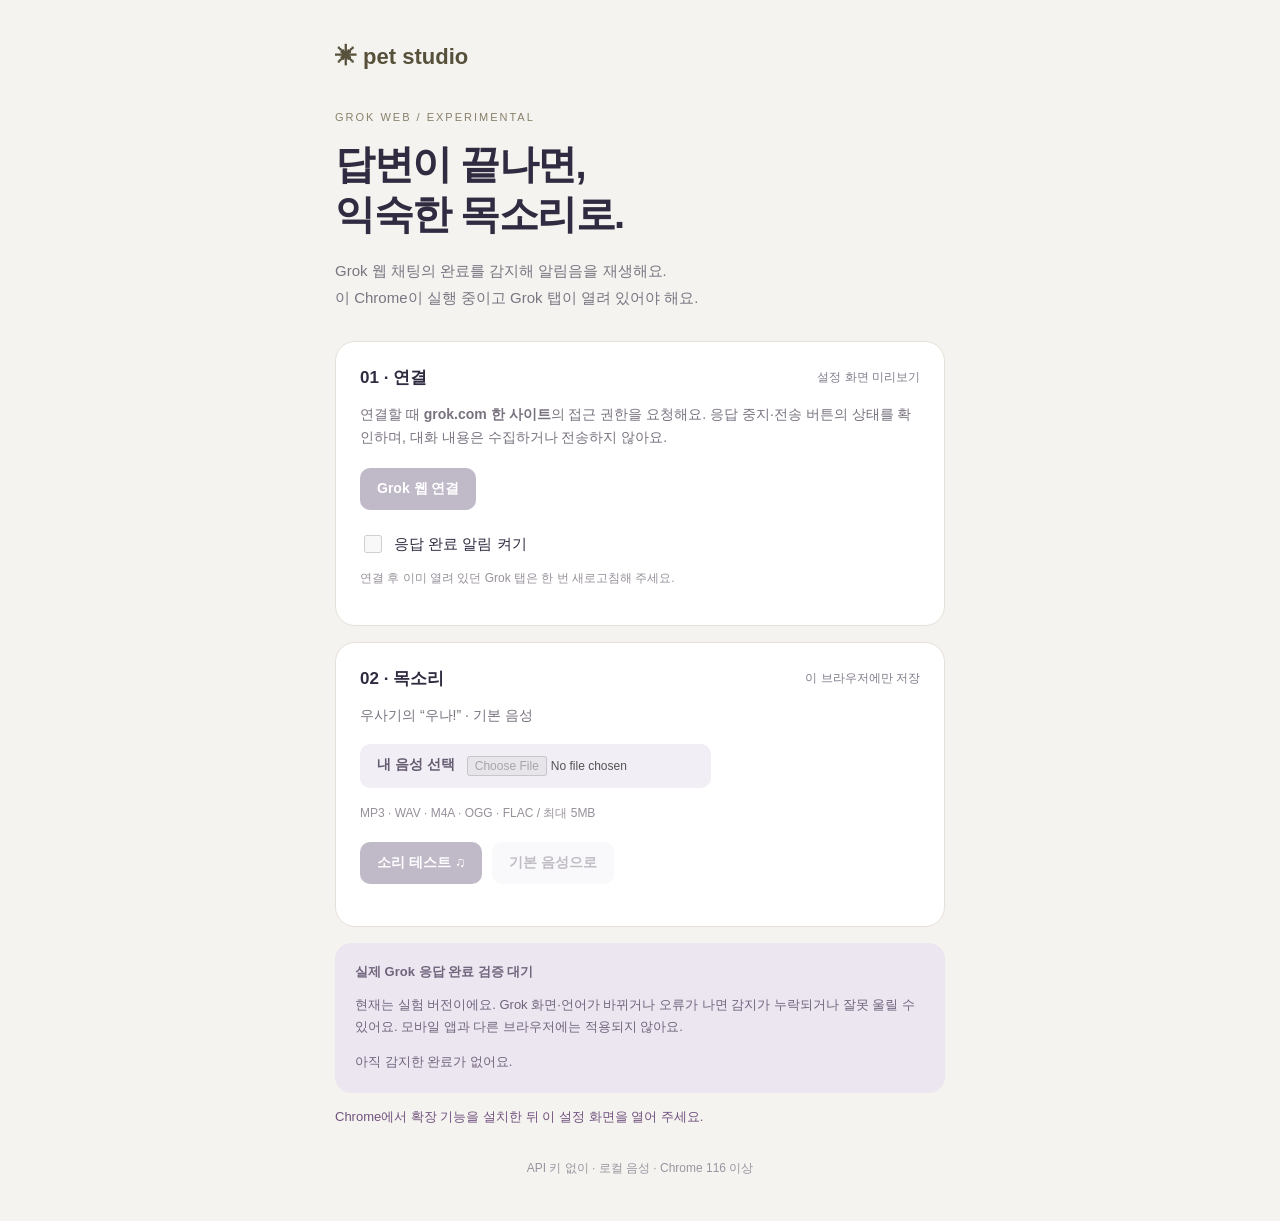
<file: integrations/grok-web/options.html>
<!doctype html>
<html lang="ko"><head><meta charset="utf-8"><meta name="viewport" content="width=device-width,initial-scale=1"><title>Pet Studio · Grok 알림 설정</title><link rel="stylesheet" href="options.css"><script src="options.js" defer></script></head>
<body><main>
<a class="brand" href="https://github.com/jin064/chatgpt-pets" target="_blank" rel="noreferrer">✳ pet studio</a>
<p class="eyebrow">GROK WEB / EXPERIMENTAL</p><h1>답변이 끝나면,<br>익숙한 목소리로.</h1>
<p class="intro">Grok 웹 채팅의 완료를 감지해 알림음을 재생해요.<br>이 Chrome이 실행 중이고 Grok 탭이 열려 있어야 해요.</p>
<section><div class="heading"><h2>01 · 연결</h2><span id="connection">연결 확인 중</span></div>
<p>연결할 때 <strong>grok.com 한 사이트</strong>의 접근 권한을 요청해요. 응답 중지·전송 버튼의 상태를 확인하며, 대화 내용은 수집하거나 전송하지 않아요.</p>
<div class="row"><button id="connect">Grok 웹 연결</button><button class="quiet" id="disconnect" hidden>연결 해제</button></div>
<label class="toggle"><input id="enabled" type="checkbox" disabled> 응답 완료 알림 켜기</label>
<p class="small">연결 후 이미 열려 있던 Grok 탭은 한 번 새로고침해 주세요.</p></section>
<section><div class="heading"><h2>02 · 목소리</h2><span>이 브라우저에만 저장</span></div>
<p id="sound-name">우사기의 “우나!” · 기본 음성</p>
<label class="file">내 음성 선택<input id="sound-file" type="file" accept="audio/mpeg,audio/wav,audio/mp4,audio/ogg,audio/flac,.mp3,.wav,.m4a,.ogg,.flac"></label>
<p class="small">MP3 · WAV · M4A · OGG · FLAC / 최대 5MB</p>
<div class="row"><button id="test">소리 테스트 ♫</button><button class="quiet" id="reset-sound">기본 음성으로</button></div></section>
<div class="notice"><strong>실제 Grok 응답 완료 검증 대기</strong><p>현재는 실험 버전이에요. Grok 화면·언어가 바뀌거나 오류가 나면 감지가 누락되거나 잘못 울릴 수 있어요. 모바일 앱과 다른 브라우저에는 적용되지 않아요.</p><p id="last-event">아직 감지한 완료가 없어요.</p></div>
<p id="status" role="status" aria-live="polite"></p><footer>API 키 없이 · 로컬 음성 · Chrome 116 이상</footer>
</main></body></html>
</file>
<file: integrations/grok-web/options.css>
:root{font-family:-apple-system,BlinkMacSystemFont,"Apple SD Gothic Neo",sans-serif;color:#302b40;background:#f5f3ef;font-size:15px}*{box-sizing:border-box}body{margin:0}main{max-width:660px;margin:44px auto;padding:0 25px}.brand{font-weight:800;font-size:22px;color:#57513b;text-decoration:none}.eyebrow{font-size:11px;letter-spacing:2px;color:#88806b;margin-top:38px}h1{font-size:40px;line-height:1.25;letter-spacing:-1.5px;margin:12px 0 18px}.intro{color:#797582;line-height:1.8;margin-bottom:30px}section{background:#fff;border:1px solid #e6e1d8;border-radius:20px;padding:24px;margin:16px 0}.heading{display:flex;align-items:center;justify-content:space-between;gap:10px}.heading span{font-size:12px;color:#827c8d}h2{font-size:17px;margin:0}p{line-height:1.7}section p{color:#78727f;font-size:14px}button,.file{border:0;border-radius:10px;background:#625278;color:#fff;padding:12px 17px;font-size:14px;font-weight:600;cursor:pointer}button:disabled{opacity:.4;cursor:default}.quiet{background:#f1eef5;color:#655b70}.row{display:flex;gap:10px;flex-wrap:wrap;margin:18px 0}.toggle{display:flex;align-items:center;gap:9px;margin-top:22px}.toggle input{accent-color:#625278;width:18px;height:18px}.small{font-size:12px!important;color:#97909b!important}.file{display:inline-flex;background:#f1eef5;color:#655b70;margin:3px 0}.file input{max-width:240px;margin-left:12px;font-size:12px}.notice{background:#ebe6f0;border-radius:16px;padding:20px;font-size:13px;color:#71647d}.notice p{margin-bottom:0}#status{min-height:24px;font-size:13px;color:#70527f}footer{font-size:12px;text-align:center;color:#9a94a0;margin:30px}button:focus-visible,a:focus-visible,input:focus-visible{outline:3px solid #c5b8dd;outline-offset:3px}@media(max-width:480px){main{margin-top:25px}h1{font-size:33px}.heading{align-items:flex-start;flex-direction:column}.file{flex-wrap:wrap;gap:12px}.file input{margin-left:0}}
</file>
